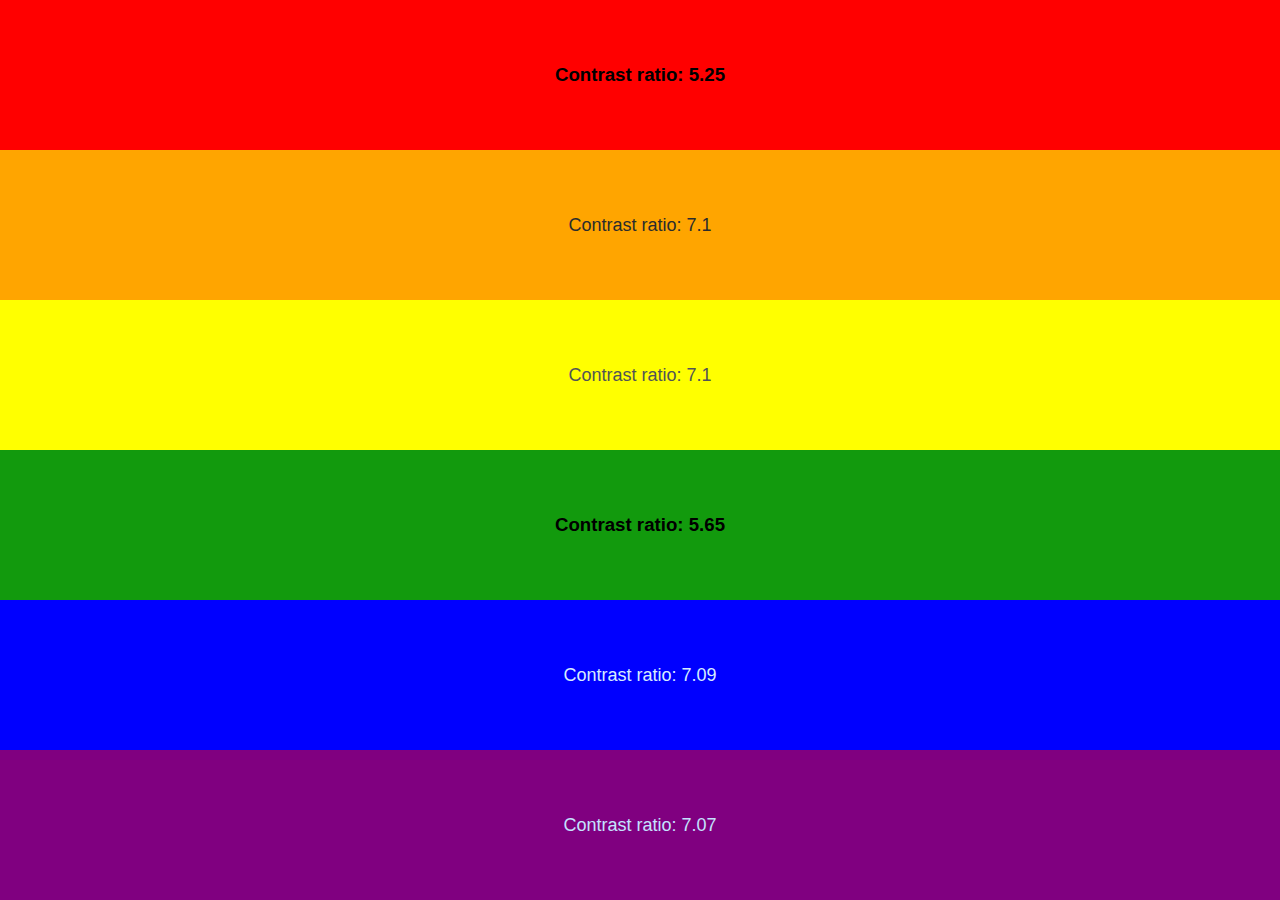
<file: #3/index.html>
<html lang="en-US">
    <head>
        <link rel="stylesheet" href="index.css">
        <title>Aside - Text Contrast</title>
    </head>
    <body>
        <main>
            <p class="red">Contrast ratio: 5.25</p>
            <p class="orange">Contrast ratio: 7.1</p>
            <p class="yellow">Contrast ratio: 7.1</p>
            <p class="green">Contrast ratio: 5.65</p>
            <p class="blue">Contrast ratio: 7.09</p>
            <p class="purple">Contrast ratio: 7.07</p>
        </main>
    </body>
</html>
</file>
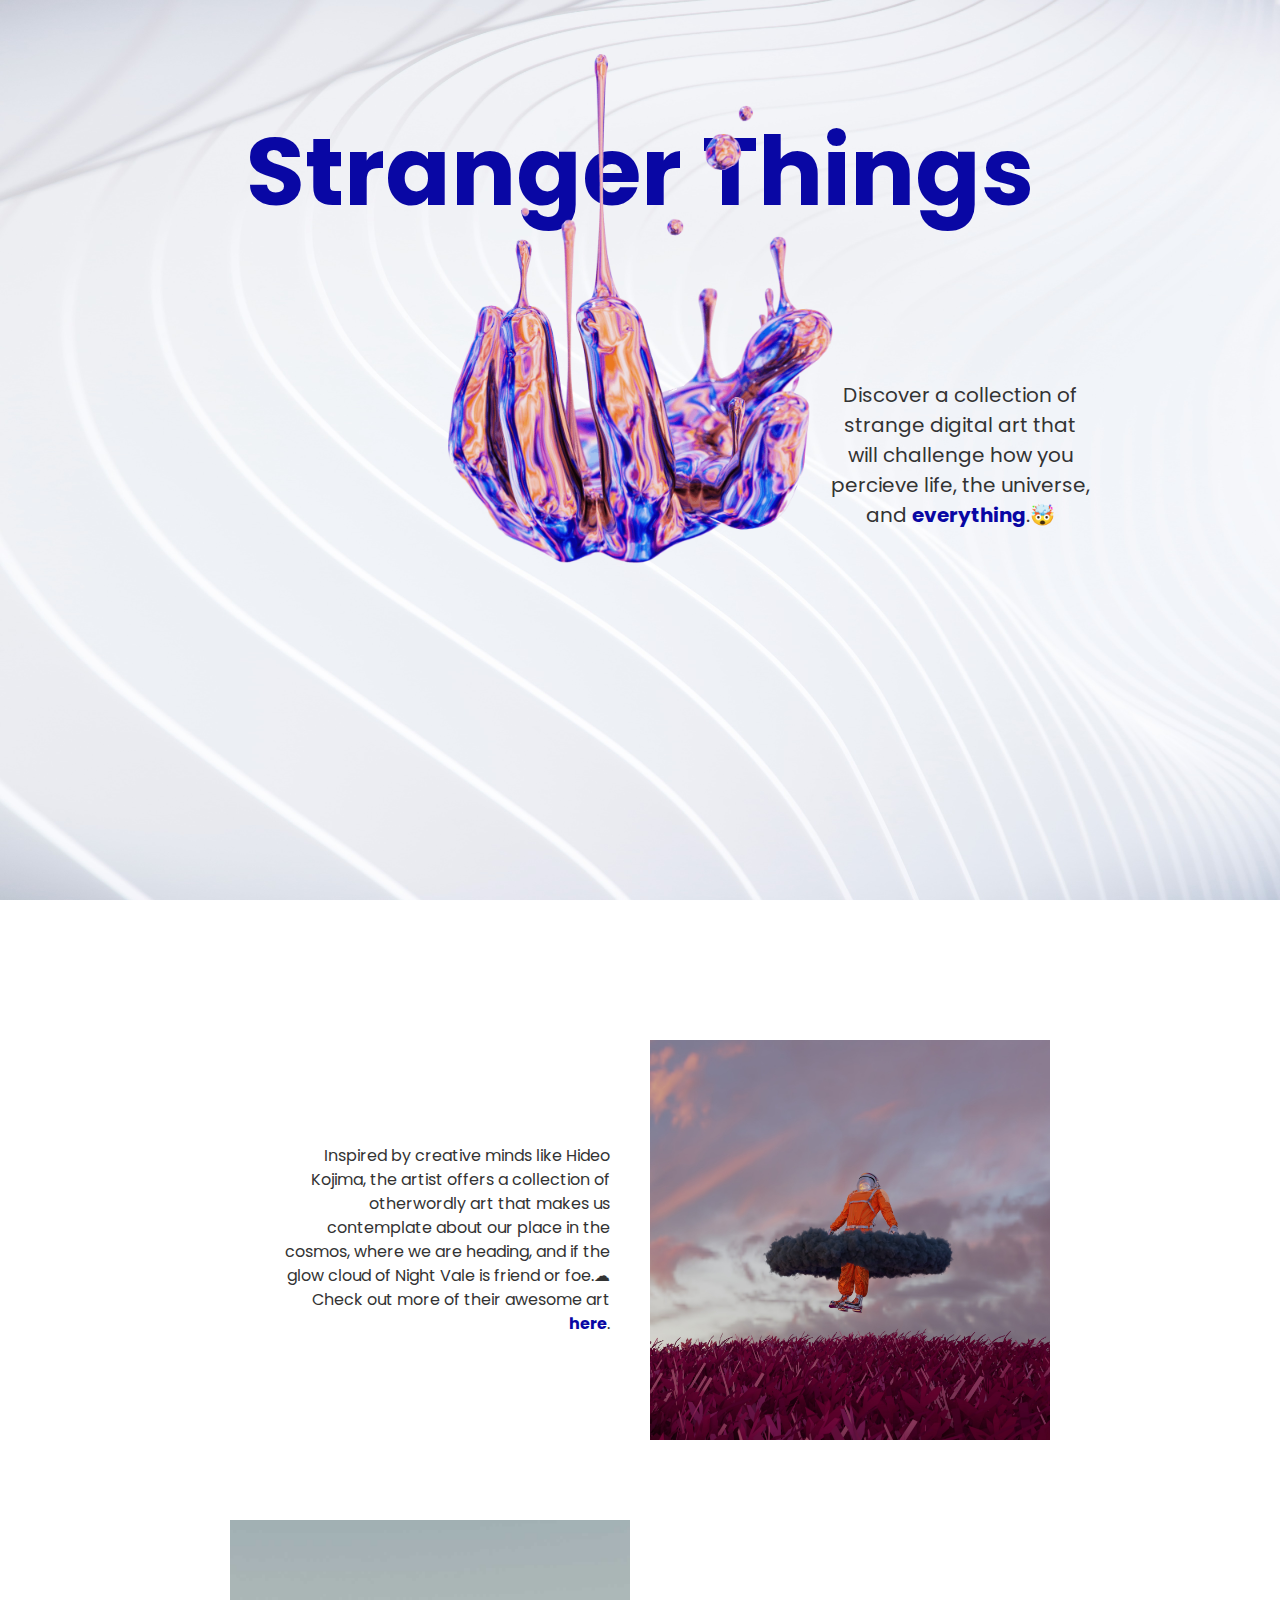
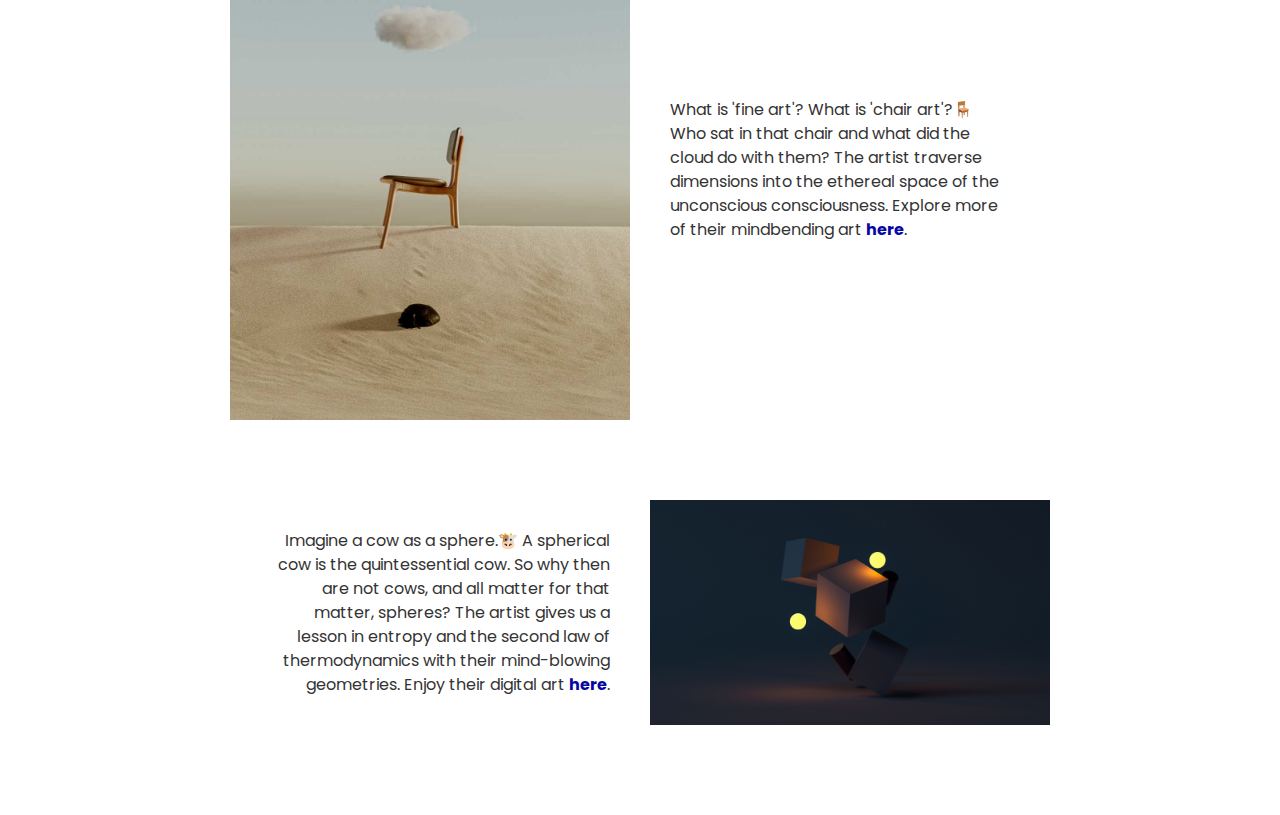
<file: 6-aside_alternative_text/index.html>
<html lang="en-US">
  <head>
    <link
      href="https://fonts.googleapis.com/css2?family=Poppins:wght@100;200;300;400;500;600;700;800;900&display=swap"
      rel="stylesheet"
    />
    <link rel="stylesheet" href="index.css" />
    <title>Aside - Alternative Text</title>
  </head>
  <body>
    <main>
      <img
        src="original/images/background.jpg"
        alt=""
        class="hero-background"
      />
      <section class="hero-section">
        <h1 class="hero-heading">Stranger Things</h1>
        <p class="hero-text">
          Discover a collection of strange digital art that will challenge how
          you percieve life, the universe, and <strong>everything</strong>.🤯
        </p>
        <img
          class="hero-image"
          src="original/images/hand.png"
          alt="Melting hand dripping upwards."
        />
      </section>
      <section class="astronaut-section">
        <p>
          Inspired by creative minds like Hideo Kojima, the artist offers a
          collection of otherwordly art that makes us contemplate about our
          place in the cosmos, where we are heading, and if the glow cloud of
          Night Vale is friend or foe.☁ Check out more of their awesome art
          <a href="https://unsplash.com/@shaarannnnn" target="_blank">here</a>.
        </p>
        <img
          class="image image-1"
          src="original/images/astronaut.jpg"
          alt="Astrounaut floating with a cloud."
        />
      </section>
      <section class="chair-section">
        <p>
          What is 'fine art'? What is 'chair art'?🪑 Who sat in that chair and
          what did the cloud do with them? The artist traverse dimensions into
          the ethereal space of the unconscious consciousness. Explore more of
          their mindbending art
          <a href="https://unsplash.com/@eduardgross" target="_blank">here</a>.
        </p>
        <img
          class="image image-2"
          src="original/images/chair.jpg"
          alt="A chair in the desert."
        />
      </section>
      <section class="cubes-section">
        <p>
          Imagine a cow as a sphere.🐮 A spherical cow is the quintessential
          cow. So why then are not cows, and all matter for that matter,
          spheres? The artist gives us a lesson in entropy and the second law of
          thermodynamics with their mind-blowing geometries. Enjoy their digital
          art
          <a href="https://unsplash.com/es/@sebastiansvenson" target="_blank"
            >here</a
          >.
        </p>
        <img
          class="image image-3"
          src="original/images/cubes.jpg"
          alt="Some cubes and lamps falling."
        />
      </section>
    </main>
  </body>
</html>
</file>
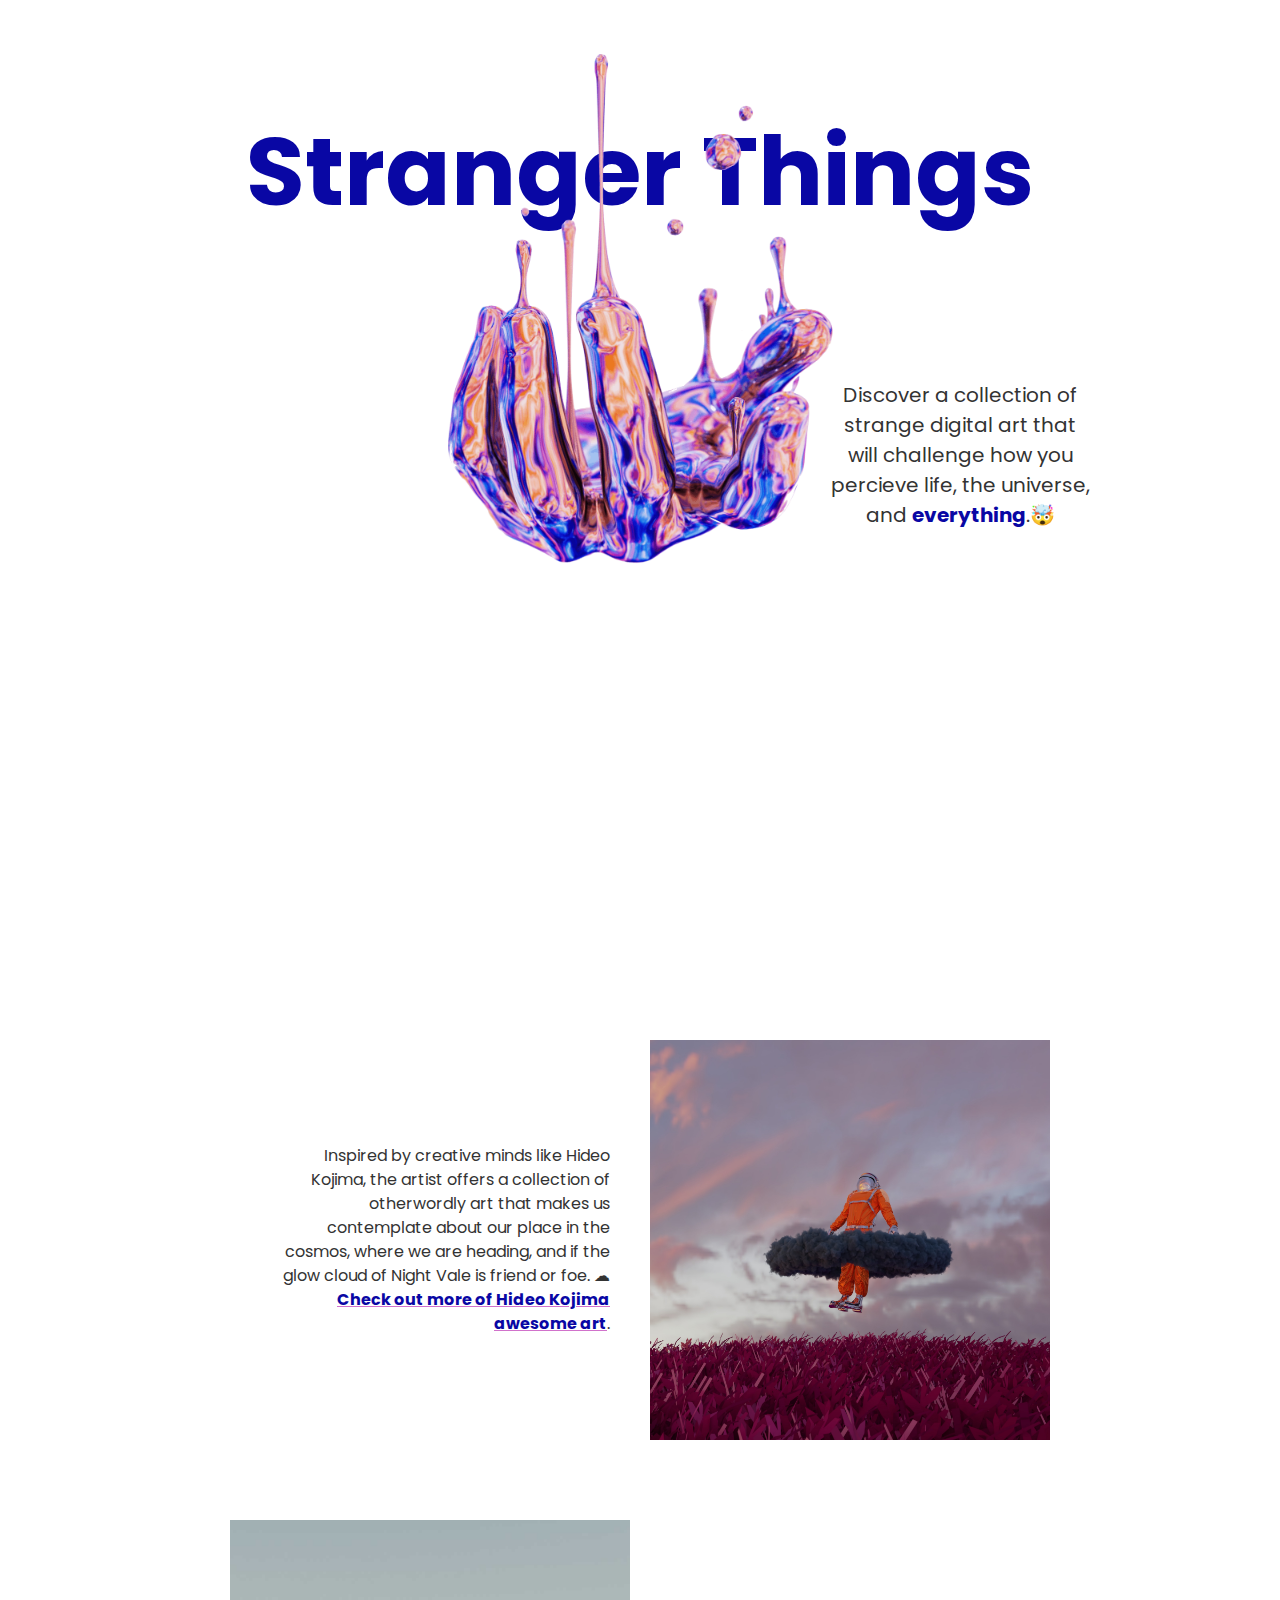
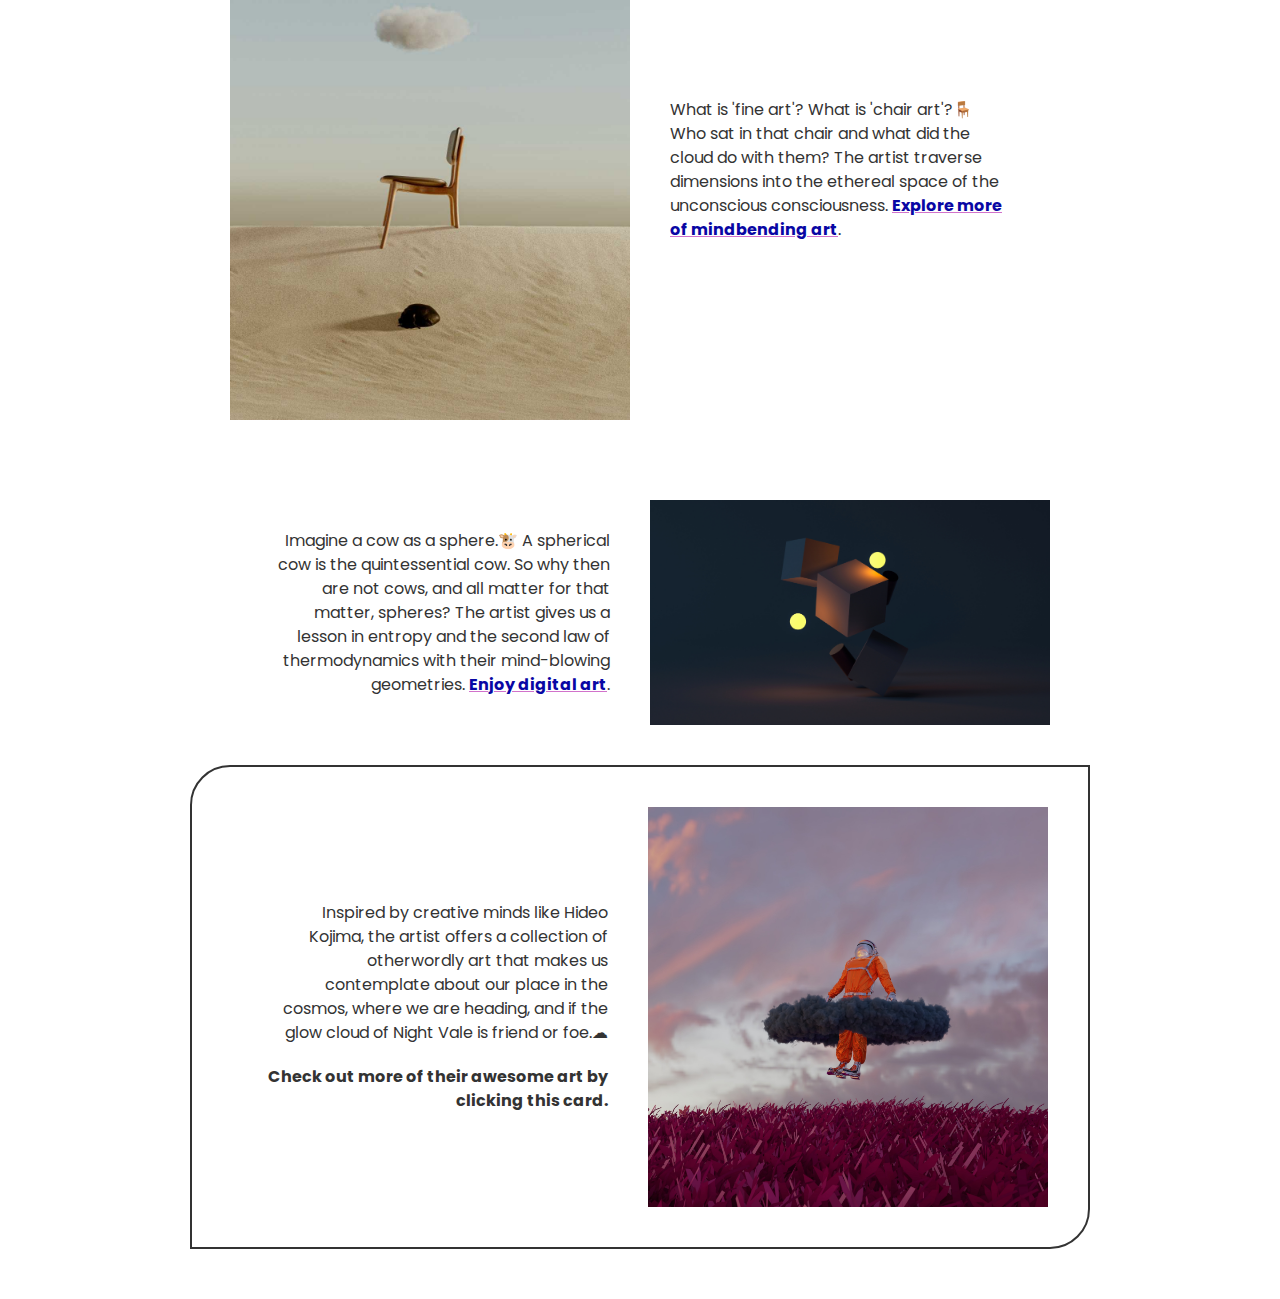
<file: 7-aside_links/index.html>
<html lang="en-US">
  <head>
    <link
      href="https://fonts.googleapis.com/css2?family=Poppins:wght@100;200;300;400;500;600;700;800;900&display=swap"
      rel="stylesheet"
    />
    <link rel="stylesheet" href="index.css" />
    <title>Aside - Links</title>
  </head>
  <body>
    <main>
      <section class="hero-section">
        <h1 class="hero-heading">Stranger Things</h1>
        <p class="hero-text">
          Discover a collection of strange digital art that will challenge how
          you percieve life, the universe, and <strong>everything</strong>.🤯
        </p>
        <img
          class="hero-image"
          src="original/images/hand.png"
          alt="Melting hand dripping upwards."
        />
      </section>
      <section class="astronaut-section">
        <p>
          Inspired by creative minds like Hideo Kojima, the artist offers a
          collection of otherwordly art that makes us contemplate about our
          place in the cosmos, where we are heading, and if the glow cloud of
          Night Vale is friend or foe. ☁
          <a href="https://unsplash.com/@shaarannnnn" target="_blank"
            >Check out more of Hideo Kojima awesome art</a
          >.
        </p>
        <img
          class="image image-1"
          src="original/images/astronaut.jpg"
          alt="Astrounaut floating with a cloud."
        />
      </section>
      <section class="chair-section">
        <p>
          What is 'fine art'? What is 'chair art'?🪑 Who sat in that chair and
          what did the cloud do with them? The artist traverse dimensions into
          the ethereal space of the unconscious consciousness.
          <a href="https://unsplash.com/@eduardgross" target="_blank"
            >Explore more of mindbending art</a
          >.
        </p>
        <img
          class="image image-2"
          src="original/images/chair.jpg"
          alt="A chair in the desert."
        />
      </section>
      <section class="cubes-section">
        <p>
          Imagine a cow as a sphere.🐮 A spherical cow is the quintessential
          cow. So why then are not cows, and all matter for that matter,
          spheres? The artist gives us a lesson in entropy and the second law of
          thermodynamics with their mind-blowing geometries.
          <a href="https://unsplash.com/es/@sebastiansvenson" target="_blank"
            >Enjoy digital art</a
          >.
        </p>
        <img
          class="image image-3"
          src="original/images/cubes.jpg"
          alt="Some cubes and lamps falling."
        />
      </section>

      <!-- Example of clickable card -->
      <section class="astronaut-section card">
        <p>
          Inspired by creative minds like Hideo Kojima, the artist offers a
          collection of otherwordly art that makes us contemplate about our
          place in the cosmos, where we are heading, and if the glow cloud of
          Night Vale is friend or foe.☁
          <b class="cta"
            >Check out more of their awesome art by clicking this card.</b
          >
        </p>
        <img
          class="image image-1"
          src="original/images/astronaut.jpg"
          alt="Astrounaut floating with a cloud."
        />
        <a
          href="https://unsplash.com/@shaarannnnn"
          target="_blank"
          aria-label="Check out more of this artist's otherwordly art"
        ></a>
      </section>
    </main>
  </body>
</html>
</file>
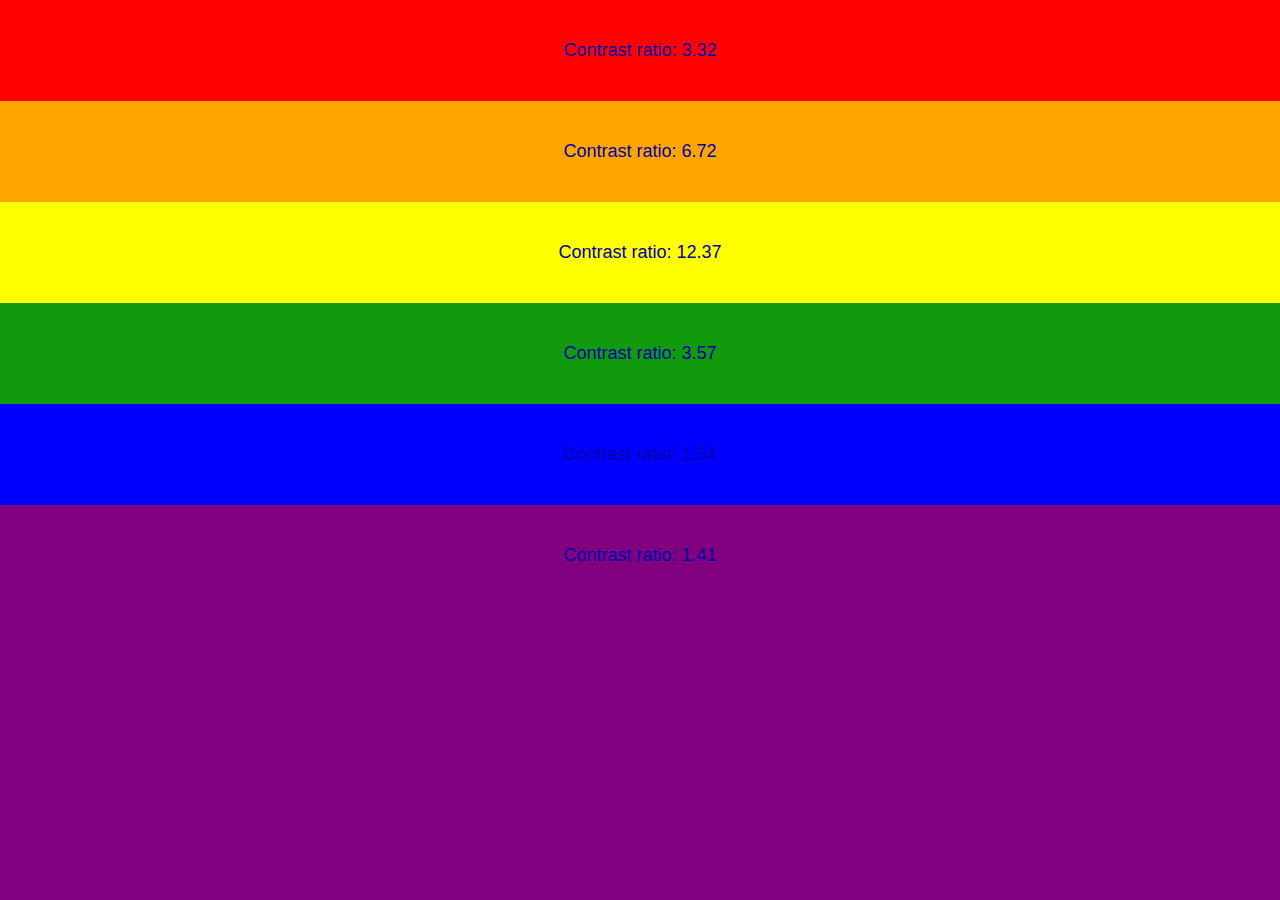
<file: #3/original/index.html>
<html>
    <head>
        <link rel="stylesheet" href="index.css">
    </head>
    <body>
        <main>
            <p class="red">Contrast ratio: 3.32</p>
            <p class="orange">Contrast ratio: 6.72</p>
            <p class="yellow">Contrast ratio: 12.37</p>
            <p class="green">Contrast ratio: 3.57</p>
            <p class="blue">Contrast ratio: 1.54</p>
            <p class="purple">Contrast ratio: 1.41</p>
        </main>
    </body>
</html>
</file>
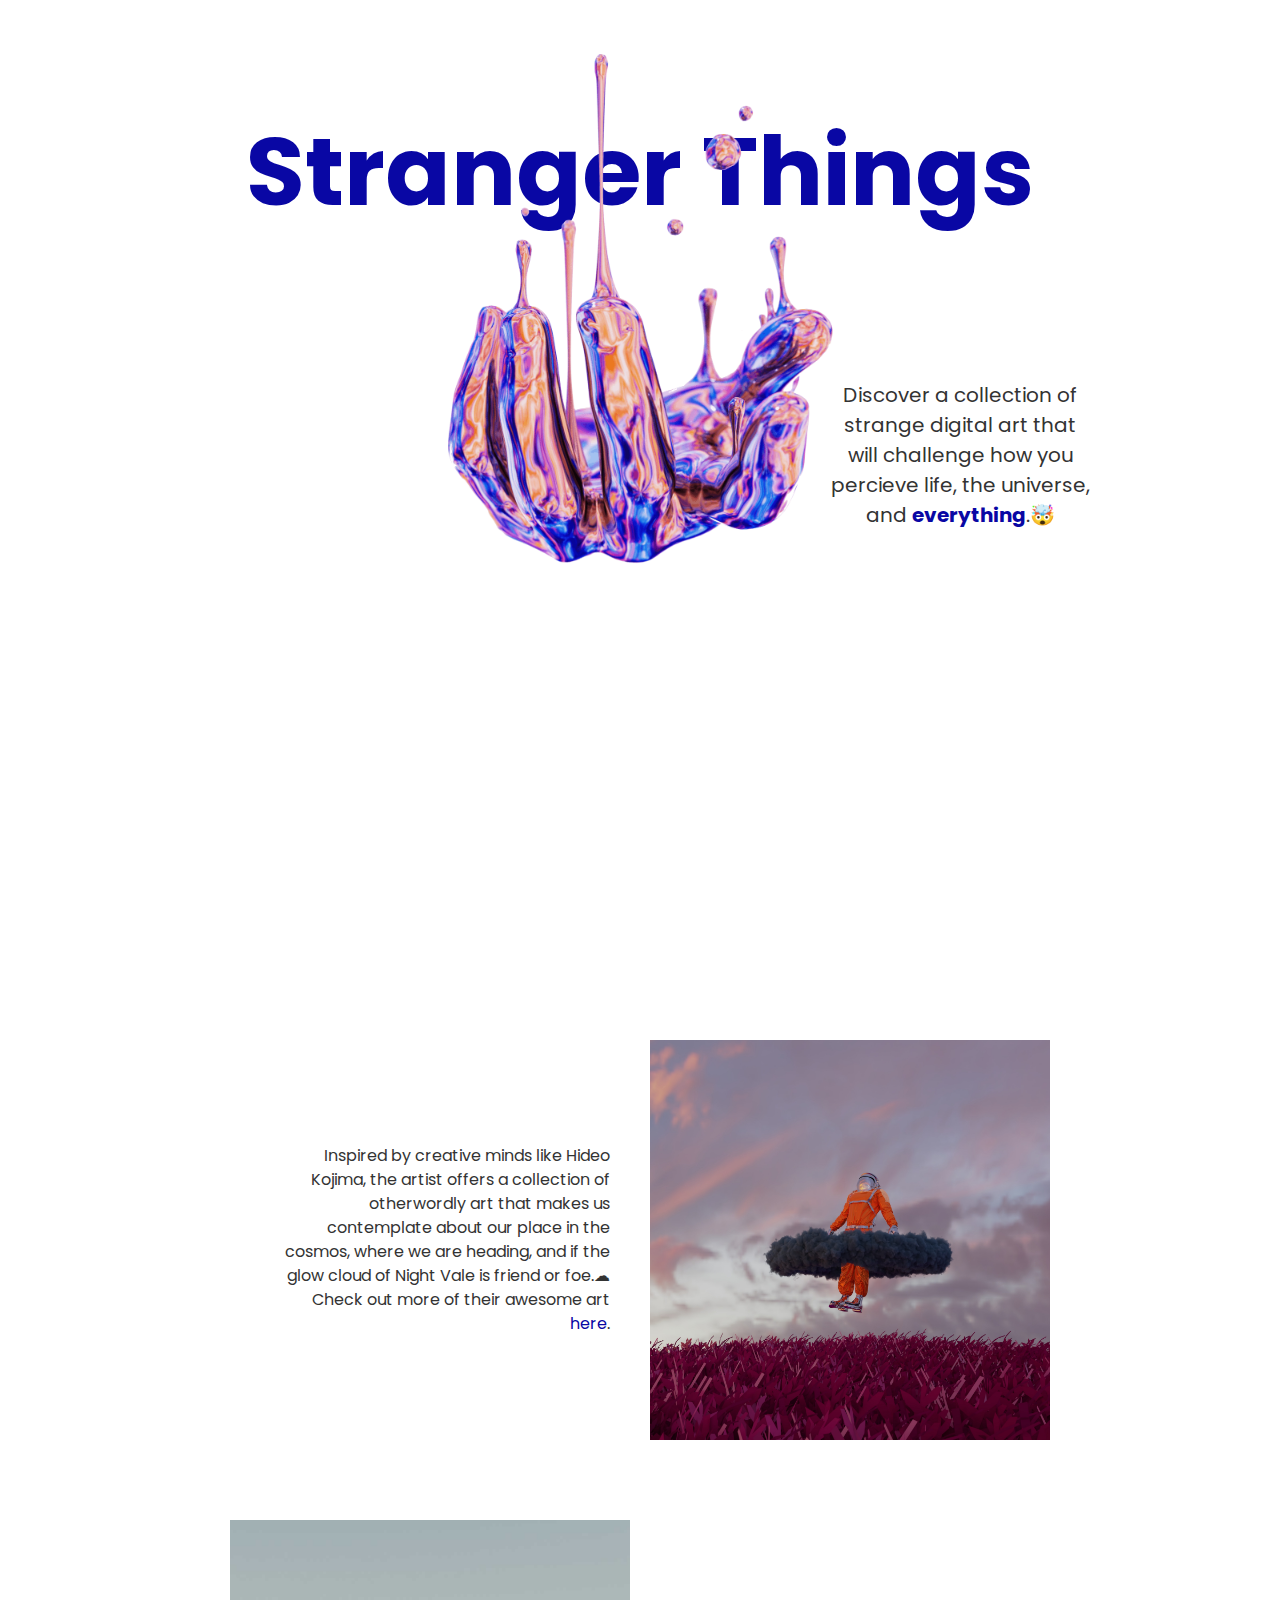
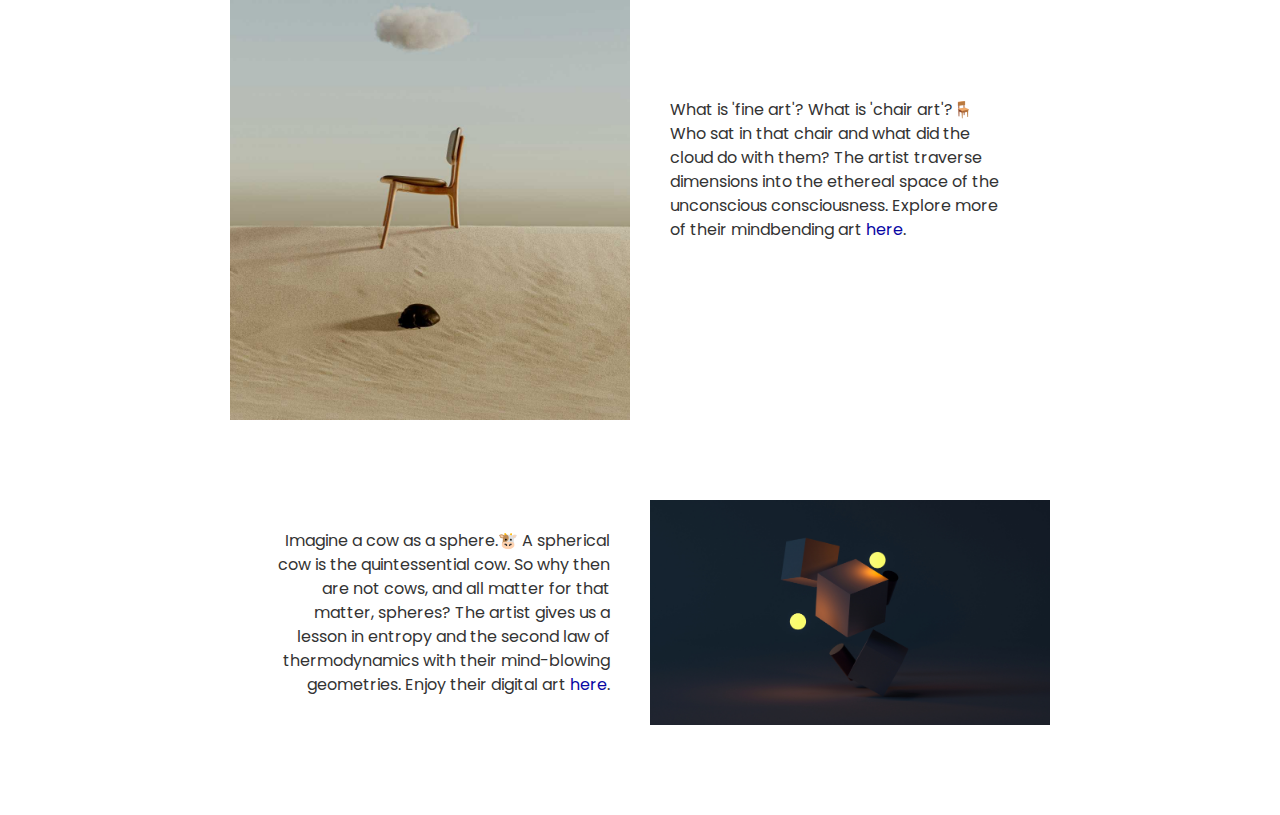
<file: 6-aside_alternative_text/original/index.html>
<html>
  <head>
    <link
      href="https://fonts.googleapis.com/css2?family=Poppins:wght@100;200;300;400;500;600;700;800;900&display=swap"
      rel="stylesheet"
    />
    <link rel="stylesheet" href="index.css" />
  </head>
  <body>
    <main>
      <section class="hero-section">
        <h1 class="hero-heading">Stranger Things</h1>
        <p class="hero-text">
          Discover a collection of strange digital art that will challenge how
          you percieve life, the universe, and <strong>everything</strong>.🤯
        </p>
        <img class="hero-image" src="images/hand.png" />
      </section>
      <section class="astronaut-section">
        <p>
          Inspired by creative minds like Hideo Kojima, the artist offers a
          collection of otherwordly art that makes us contemplate about our
          place in the cosmos, where we are heading, and if the glow cloud of
          Night Vale is friend or foe.☁ Check out more of their awesome art
          <a href="https://unsplash.com/@shaarannnnn" target="_blank">here</a>.
        </p>
        <img class="image image-1" src="images/astronaut.jpg" />
      </section>
      <section class="chair-section">
        <p>
          What is 'fine art'? What is 'chair art'?🪑 Who sat in that chair and
          what did the cloud do with them? The artist traverse dimensions into
          the ethereal space of the unconscious consciousness. Explore more of
          their mindbending art
          <a href="https://unsplash.com/@eduardgross" target="_blank">here</a>.
        </p>
        <img class="image image-2" src="images/chair.jpg" />
      </section>
      <section class="cubes-section">
        <p>
          Imagine a cow as a sphere.🐮 A spherical cow is the quintessential
          cow. So why then are not cows, and all matter for that matter,
          spheres? The artist gives us a lesson in entropy and the second law of
          thermodynamics with their mind-blowing geometries. Enjoy their digital
          art
          <a href="https://unsplash.com/es/@sebastiansvenson" target="_blank"
            >here</a
          >.
        </p>
        <img class="image image-3" src="images/cubes.jpg" />
      </section>
    </main>
  </body>
</html>
</file>
<file: #3/index.css>
html, body {
  margin: 0;
  padding: 0;
  font-family: Helvetica, sans-serif;
}
p {
  margin: 0;
  text-align: center;
  font-size: 18px;
  background-color: #ff0000;
  display: flex;
  flex: 1;
  justify-content: center;
  align-items: center;
}
main {
  width: 100vw;
  height: 100vh;
  color: #0000aa;
  display: flex;
  flex-direction: column;
}
.red {
  background-color: #ff0000;
  color: #000;
  font-size: 14pt;
  font-weight: bold;
}
.orange {
  background-color: #ffa500;
  color: #2a2c2d;
}
.yellow {
  background-color: #ffff00;
  color: #515456;
}
.green {
  background-color: #129a0d;
  color: #000;
  font-size: 14pt;
  font-weight: bold;
}
.blue {
  background-color: #0000ff;
  color: #d7ecff;
}
.purple {
  background-color: #800080;
  color: #c4e3ff;
}
</file>
<file: 6-aside_alternative_text/index.css>
html,
body {
  margin: 0;
  padding: 0;
  font-family: "Poppins", sans-serif;
}
main {
  width: 900px;
  margin: 100px auto 50px;
  line-height: 1.5;
  color: #333333;
}
strong {
  color: #0907a4;
}
a {
  color: #0907a4;
  text-decoration: none;
  text-decoration-color: #d172cb;
  font-weight: bold;
}

/* Hero Section */
.hero-section {
  text-align: center;
  position: relative;
  height: 100vh;
}
.hero-heading {
  font-size: 96px;
  color: #0907a4;
}
.hero-text {
  font-size: 20px;
  color: #333333;
  position: absolute;
  width: 260px;
  right: 0;
  top: 260px;
}
.hero-image {
  width: 400px;
  z-index: 10;
  position: absolute;
  left: 250px;
  top: -50px;
}

/* Main Content */
.astronaut-section,
.chair-section,
.cubes-section {
  display: flex;
  justify-content: flex-end;
  align-items: center;
}
.astronaut-section p,
.chair-section p,
.cubes-section p {
  width: 340px;
}
.astronaut-section p,
.cubes-section p {
  text-align: right;
}
.chair-section {
  flex-direction: row-reverse;
}
.image {
  width: 400px;
  padding: 40px;
}
.hero-background {
  position: absolute;
  width: 100%;
  height: 100%;
  top: 0;
  left: 0;
  z-index: -1;
}

/* 
Challenge: Add appropriate alternative texts to the images. Hint: Use the alt-attribute inside the image-tags in your HTML.
*/
</file>
<file: 7-aside_links/index.css>
html,
body {
  margin: 0;
  padding: 0;
  font-family: "Poppins", sans-serif;
}
main {
  width: 900px;
  margin: 100px auto 50px;
  line-height: 1.5;
  color: #333333;
}
strong {
  color: #0907a4;
}
a {
  color: #0907a4;
  text-decoration-color: #d172cb;
  font-weight: bold;
}

/* Hero Section */
.hero-section {
  text-align: center;
  position: relative;
  height: 100vh;
}
.hero-heading {
  font-size: 96px;
  color: #0907a4;
}
.hero-text {
  font-size: 20px;
  color: #333333;
  position: absolute;
  width: 260px;
  right: 0;
  top: 260px;
}
.hero-image {
  width: 400px;
  z-index: 10;
  position: absolute;
  left: 250px;
  top: -50px;
}

/* Main Content */
.astronaut-section,
.chair-section,
.cubes-section {
  display: flex;
  justify-content: flex-end;
  align-items: center;
}
.astronaut-section p,
.chair-section p,
.cubes-section p {
  width: 340px;
}
.astronaut-section p,
.cubes-section p {
  text-align: right;
}
.chair-section {
  flex-direction: row-reverse;
}
.image {
  width: 400px;
  padding: 40px;
}
.hero-background {
  position: absolute;
  width: 100%;
  height: 100%;
  top: 0;
  left: 0;
  z-index: -1;
}

/* Card styling */
.card {
  position: relative;
  border: 2px solid #333333;
  margin-bottom: 40px;
  border-radius: 40px 0 40px 0;
  outline-offset: 2px;
  transition: 0.2s;
}
.card a::after {
  content: "";
  position: absolute;
  top: 0;
  left: 0;
  width: 100%;
  height: 100%;
  z-index: 1;
}
.card:hover {
  box-shadow: rgba(0, 0, 0, 0.4) 0px 2px 4px,
    rgba(0, 0, 0, 0.3) 0px 7px 13px -3px, rgb(208, 114, 202) 0px -3px 0px inset;
}
.cta {
  display: block;
  padding-top: 20px;
}
.card:focus-within {
  outline: 2px solid blue;
}
</file>
<file: #3/original/index.css>
html, body {
  margin: 0;
  padding: 0;
  font-family: Helvetica, sans-serif;
  background-color: #800080;
}
p {
  margin: 0;
  text-align: center;
  font-size: 18px;
  background-color: #ff0000;
  padding-top: 40px;
  padding-bottom: 40px;
}
main {
  width: 100vw;
  height: 100vh;
  color: #0000aa;
}
.red {
  background-color: #ff0000;
}
.orange {
  background-color: #ffa500;
}
.yellow {
  background-color: #ffff00;
}
.green {
  background-color: #129a0d;
}
.blue {
  background-color: #0000ff;
}
.purple {
  background-color: #800080;
}
</file>
<file: 6-aside_alternative_text/original/index.css>
html,
body {
  margin: 0;
  padding: 0;
  font-family: "Poppins", sans-serif;
}
main {
  width: 900px;
  margin: 100px auto 50px;
  line-height: 1.5;
  color: #333333;
}
strong {
  color: #0907a4;
}
a {
  color: #0907a4;
  text-decoration: none;
  text-decoration-color: #d172cb;
}

/* Hero Section */
.hero-section {
  text-align: center;
  position: relative;
  height: 100vh;
}
.hero-heading {
  font-size: 96px;
  color: #0907a4;
}
.hero-text {
  font-size: 20px;
  color: #333333;
  position: absolute;
  width: 260px;
  right: 0;
  top: 260px;
}
.hero-image {
  width: 400px;
  z-index: 10;
  position: absolute;
  left: 250px;
  top: -50px;
}

/* Main Content */
.astronaut-section,
.chair-section,
.cubes-section {
  display: flex;
  justify-content: flex-end;
  align-items: center;
}
.astronaut-section p,
.chair-section p,
.cubes-section p {
  width: 340px;
}
.astronaut-section p,
.cubes-section p {
  text-align: right;
}
.chair-section {
  flex-direction: row-reverse;
}
.image {
  width: 400px;
  padding: 40px;
}
.hero-background {
  position: absolute;
  width: 100%;
  height: 100%;
  top: 0;
  left: 0;
  z-index: -1;
}

/* 
Challenge: Add appropriate alternative texts to the images. Hint: Use the alt-attribute inside the image-tags in your HTML.
*/
</file>
